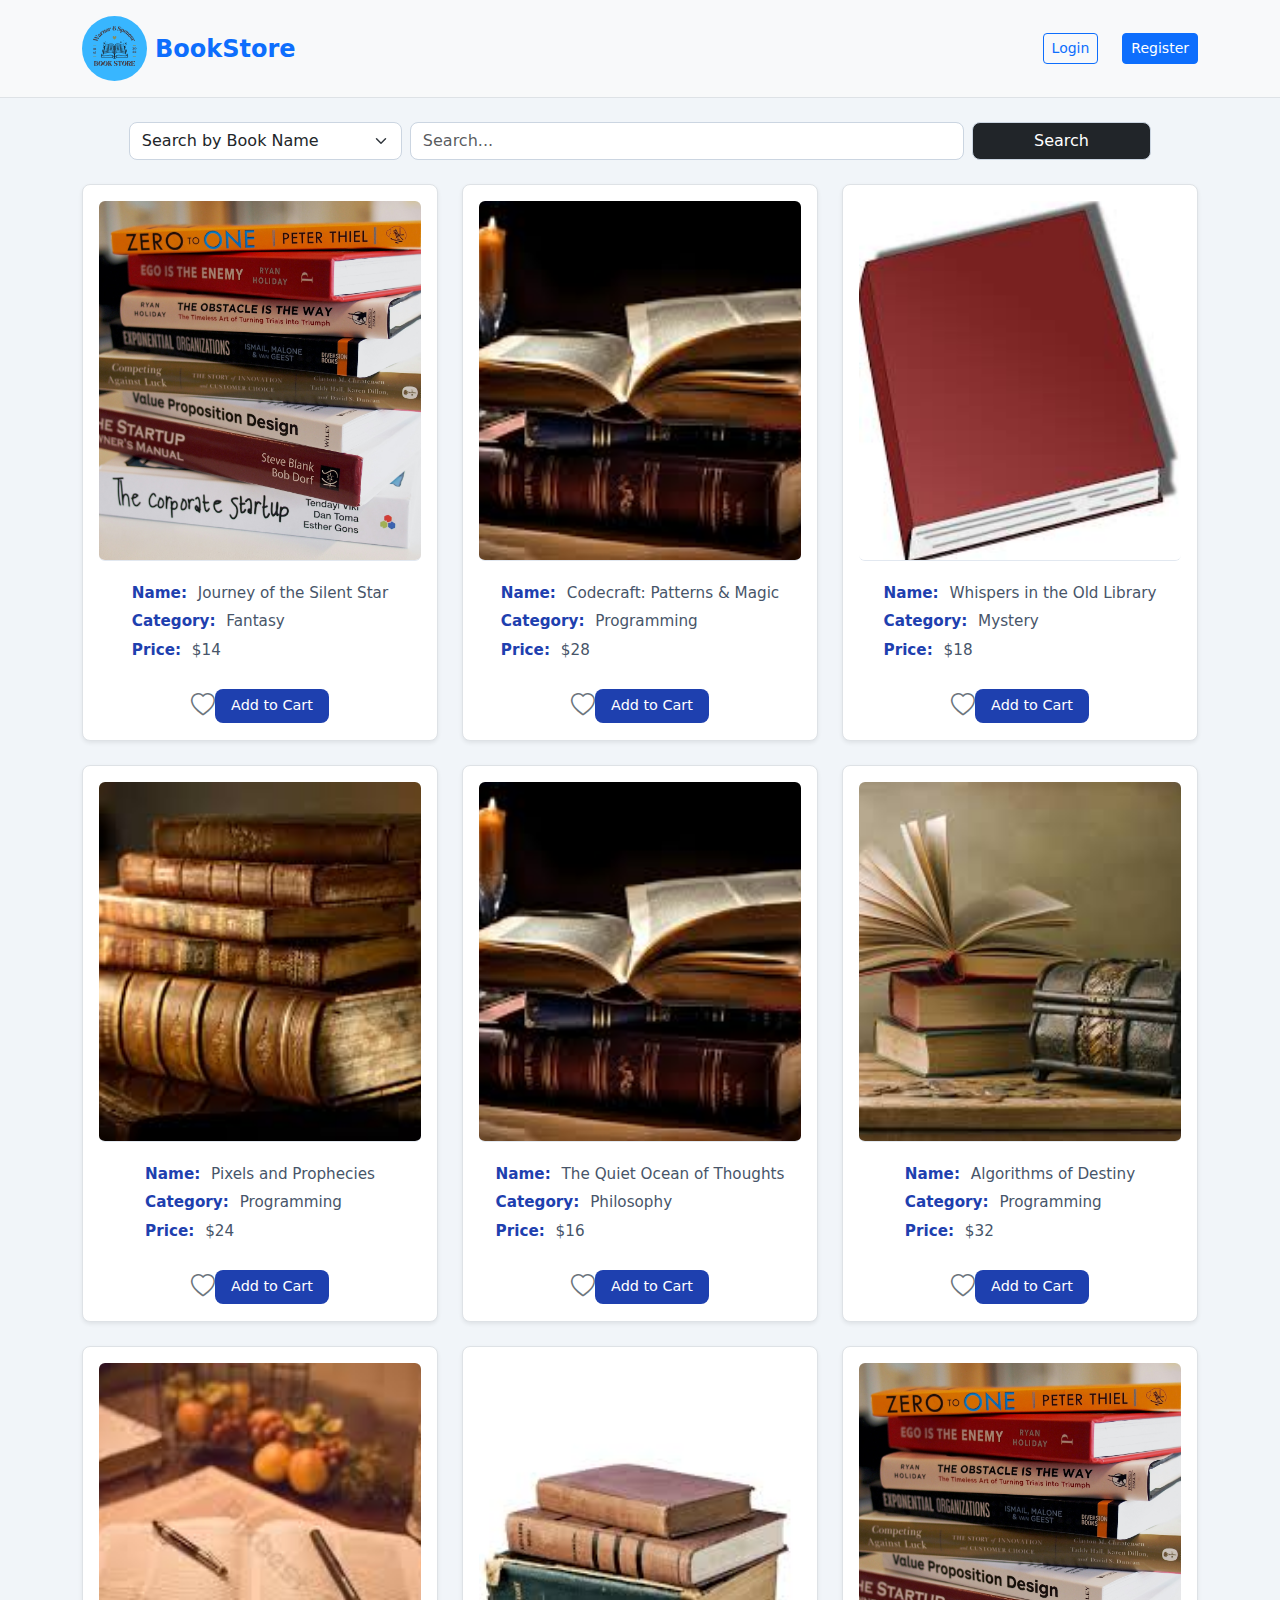
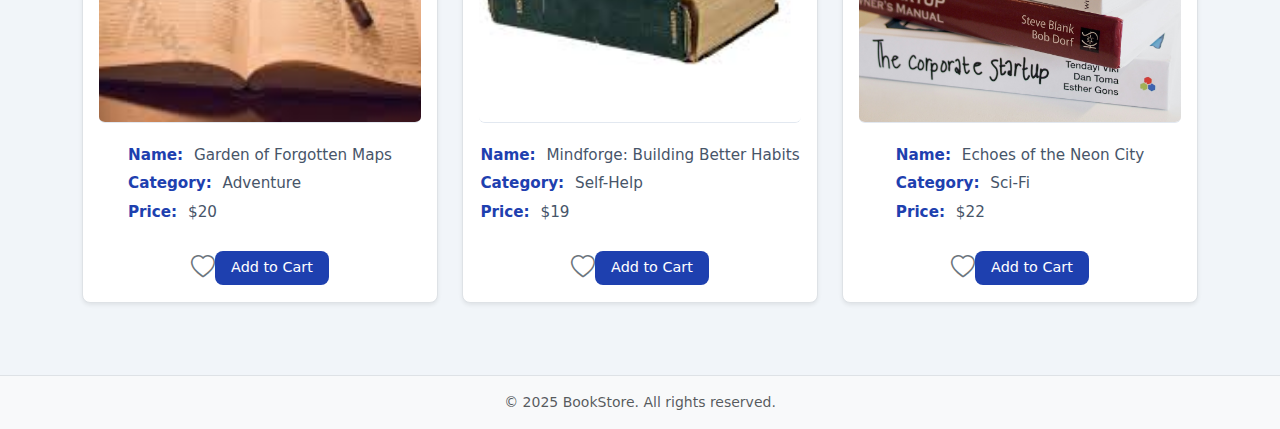
<file: index.html>
<!DOCTYPE html>
<html lang="en">
  <head>
    <meta charset="utf-8" />
    <meta name="viewport" content="width=device-width,initial-scale=1" />
    <title>Book Store</title>
    <!-- Bootstrap CSS -->
    <link
      href="https://cdn.jsdelivr.net/npm/bootstrap@5.3.3/dist/css/bootstrap.min.css"
      rel="stylesheet"
    />
    <link
      rel="stylesheet"
      href="https://cdn.jsdelivr.net/npm/bootstrap-icons@1.11.3/font/bootstrap-icons.css"
    />
    <!-- Custom CSS -->
    <link rel="stylesheet" href="css/style.css" />
  </head>
  <body>
    <!-- Header -->
    <header class="border-bottom bg-light">
      <div
        class="container d-flex align-items-center justify-content-between py-3"
      >
        <div class="logo d-flex align-items-center gap-2">
          <img src="images/logoo.png" alt="BookStore Logo" class="logo-img" />
          <span class="fw-bold fs-4 text-primary">BookStore</span>
        </div>
        <div class="d-flex align-items-center gap-3" id="user-area">
          <a
            href="login.html"
            class="btn btn-outline-primary btn-sm me-2"
            id="loginBtn"
            >Login</a
          >
          <a
            href="register.html"
            class="btn btn-primary btn-sm"
            id="registerBtn"
            >Register</a
          >
        </div>
      </div>
    </header>

    <section class="container my-4">
      <div class="row justify-content-center align-items-center g-2">
        <div class="col-md-3">
          <select id="searchMode" class="form-select">
            <option value="title" selected>Search by Book Name</option>
            <option value="author">Search by Product Name</option>
            <option value="category">Search by Category</option>
          </select>
        </div>
        <div class="col-md-6">
          <input
            id="searchInput"
            type="text"
            class="form-control"
            placeholder="Search..."
          />
        </div>
        <div class="col-md-2">
          <button id="searchBtn" class="btn btn-dark w-100">Search</button>
        </div>
      </div>
    </section>

    <main class="container mb-5">
      <div class="row" id="books-list"></div>
      <div
        id="no-results"
        class="alert alert-warning mt-3"
        style="display: none"
      >
        No books match your search.
      </div>
    </main>

    <div
      id="cart-sidebar"
      class="cart-sidebar bg-white border-start shadow position-fixed top-0 end-0 h-100 p-3"
      style="width: 300px; display: none; z-index: 1050"
    >
      <button id="closeCart" class="close-btn">&times;</button>

      <h5 class="mb-3">Your Cart</h5>
      <ul id="cart-items" class="list-unstyled"></ul>
      <hr />
      <div id="cart-total" class="fw-bold text-end mb-2"></div>
      <button id="viewAllBtn" class="btn btn-dark w-100 mt-3">
        View All Products
      </button>
    </div>

    <footer class="footer bg-light border-top">
      <div class="container py-3 text-center small text-muted">
        © 2025 BookStore. All rights reserved.
      </div>
    </footer>

    <script src="https://cdn.jsdelivr.net/npm/bootstrap@5.3.3/dist/js/bootstrap.bundle.min.js"></script>

    <script src="js/main.js"></script>
  </body>
</html>
</file>
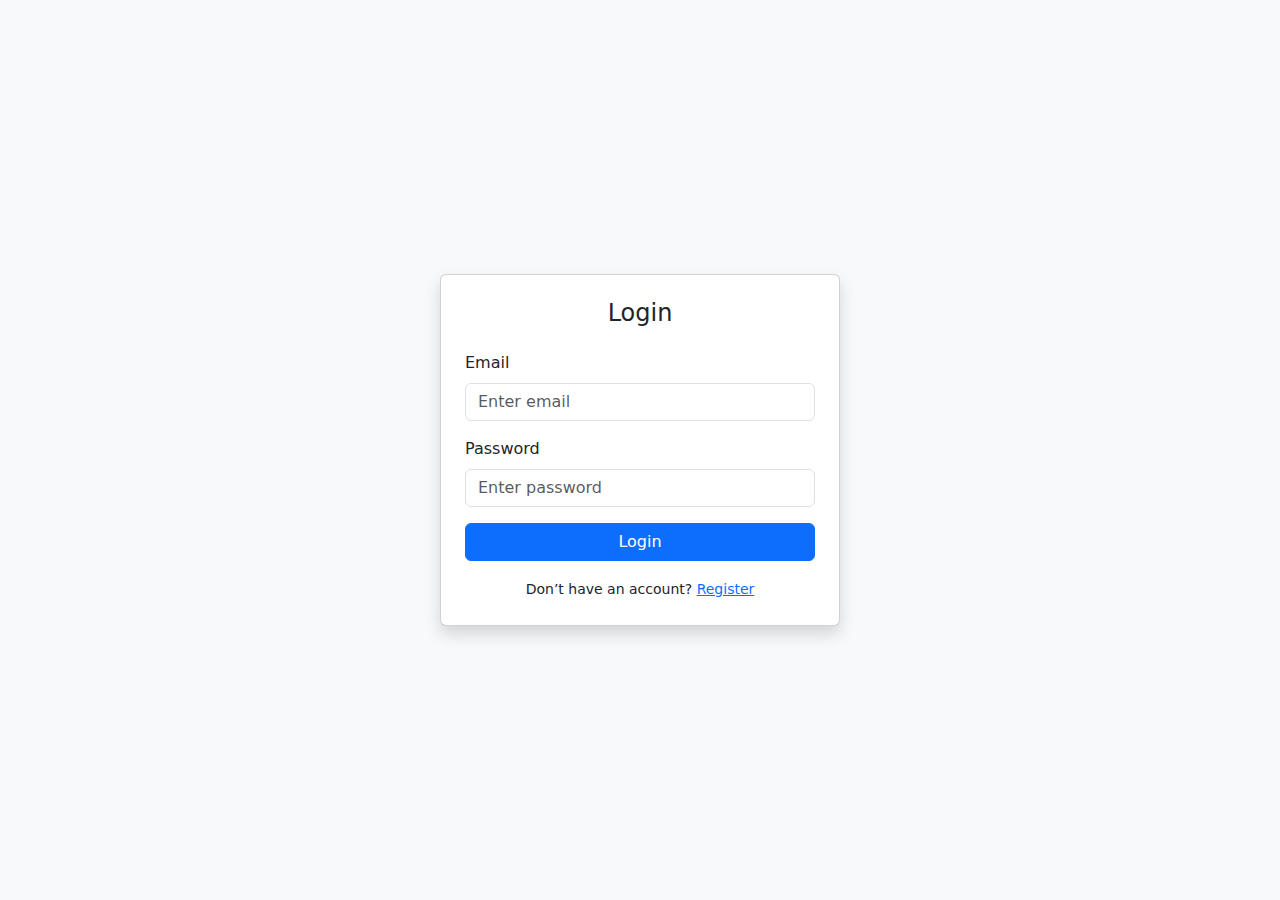
<file: cart.html>
<!DOCTYPE html>
<html lang="en">
  <head>
    <meta charset="UTF-8" />
    <meta name="viewport" content="width=device-width, initial-scale=1.0" />
    <title>Your Cart - BookStore</title>
    <link
      href="https://cdn.jsdelivr.net/npm/bootstrap@5.3.3/dist/css/bootstrap.min.css"
      rel="stylesheet"
    />
    <link
      rel="stylesheet"
      href="https://cdn.jsdelivr.net/npm/bootstrap-icons@1.11.3/font/bootstrap-icons.css"
    />
    <style>
      .fav-title {
        display: inline-block;
        border-bottom: 3px solid #e11d48;
        padding: 2px 8px;
        margin-bottom: 16px;
      }
      .fav-card img {
        height: 220px;
        object-fit: cover;
      }
      .heart-icon {
        cursor: pointer;
        user-select: none;
        transition: transform 0.2s;
      }
      .heart-icon:hover {
        transform: scale(1.08);
      }
    </style>
  </head>
  <body class="bg-light">
    <header class="border-bottom bg-white py-3">
      <div class="container d-flex justify-content-between align-items-center">
        <h4 class="fw-bold text-primary">BookStore</h4>
        <div>
          <span id="userName" class="me-3"></span>
          <button id="logoutBtn" class="btn btn-outline-danger btn-sm">
            Logout
          </button>
        </div>
      </div>
    </header>

    <main class="container py-5">
      <h3 class="text-center mb-4">🛍️ Your Shopping Cart</h3>
      <div id="cart-items" class="row g-4 justify-content-center"></div>
      <h4 class="text-center mt-4">
        Total Price: <span id="totalPrice">$0.00</span>
      </h4>

      <hr class="my-5" />

      <div class="text-center">
        <h5 class="fav-title">Favorite Items</h5>
      </div>
      <div id="fav-items" class="row g-4 justify-content-center"></div>

      <div class="text-center mt-4">
        <a href="index.html" class="btn btn-primary">Back to Home</a>
      </div>
    </main>

    <script>
      let user = JSON.parse(localStorage.getItem("user"));
      const books = JSON.parse(localStorage.getItem("booksData")) || [];

      const cartContainer = document.getElementById("cart-items");
      const favContainer = document.getElementById("fav-items");
      const totalPriceEl = document.getElementById("totalPrice");

      if (!user) {
        window.location.href = "login.html";
      } else {
        if (!user.cart) user.cart = [];
        if (!user.favorites) user.favorites = [];
        document.getElementById("userName").textContent =
          "Hello, " + user.firstName;
      }

      function saveUser() {
        localStorage.setItem("user", JSON.stringify(user));
      }

      function renderCart() {
        if (!user.cart.length) {
          cartContainer.innerHTML =
            "<p class='text-muted text-center'>Your cart is empty.</p>";
          totalPriceEl.textContent = "$0.00";
          return;
        }

        let total = 0;
        cartContainer.innerHTML = "";

        user.cart.forEach((item) => {
          const product = books.find((b) => b.id === item.id);
          if (!product) return;

          const col = document.createElement("div");
          col.className = "col-md-4";
          col.innerHTML = `
            <div class="card shadow-sm p-3 text-center">
              <img src="${product.img}" class="card-img-top rounded mb-3" alt="${product.title}" style="height:260px;object-fit:cover;">
              <h5>${product.title}</h5>
              <p class="text-muted mb-1">Category: ${product.category}</p>
              <p class="fw-bold mb-2">Price: $${product.price}</p>
              <div class="d-flex justify-content-center align-items-center gap-2 mb-3">
                <button class="btn btn-outline-secondary btn-sm qty-btn" data-id="${product.id}" data-action="minus">-</button>
                <span class="fw-bold">${item.quantity}</span>
                <button class="btn btn-outline-secondary btn-sm qty-btn" data-id="${product.id}" data-action="plus">+</button>
              </div>
              <button class="btn btn-danger btn-sm remove-btn" data-id="${product.id}">Remove from Cart</button>
            </div>
          `;
          cartContainer.appendChild(col);
          total += product.price * item.quantity;
        });

        totalPriceEl.textContent = `$${total.toFixed(2)}`;
        saveUser();
      }

      function renderFavorites() {
        favContainer.innerHTML = "";
        if (!user.favorites.length) {
          favContainer.innerHTML =
            "<p class='text-muted text-center'>No favorite items yet.</p>";
          return;
        }

        user.favorites.forEach((fid) => {
          const product = books.find((b) => b.id === fid);
          if (!product) return;

          const col = document.createElement("div");
          col.className = "col-md-3";
          col.innerHTML = `
            <div class="card fav-card shadow-sm p-2">
              <img src="${product.img}" class="card-img-top rounded mb-2" alt="${product.title}">
              <div class="px-2 pb-2 text-center">
                <div class="fw-semibold">${product.title}</div>
                <div class="text-muted small mb-2">Category: ${product.category}</div>
                <div class="d-flex justify-content-center align-items-center gap-3">
                  <button class="btn btn-sm btn-dark add-from-fav" data-id="${product.id}">Add to Cart</button>
                  <i class="bi bi-heart-fill text-danger fs-5 heart-icon toggle-fav" title="Remove from favorites" data-id="${product.id}"></i>
                </div>
              </div>
            </div>
          `;
          favContainer.appendChild(col);
        });
      }

      document.addEventListener("click", (e) => {
        if (e.target.classList.contains("qty-btn")) {
          const id = Number(e.target.dataset.id);
          const action = e.target.dataset.action;
          const item = user.cart.find((i) => i.id === id);
          if (!item) return;
          if (action === "plus") item.quantity++;
          if (action === "minus" && item.quantity > 1) item.quantity--;
          saveUser();
          renderCart();
        }

        if (e.target.classList.contains("remove-btn")) {
          const id = Number(e.target.dataset.id);
          user.cart = user.cart.filter((i) => i.id !== id);
          saveUser();
          renderCart();
        }

        if (e.target.classList.contains("add-from-fav")) {
          const id = Number(e.target.dataset.id);
          const inCart = user.cart.find((i) => i.id === id);
          if (inCart) inCart.quantity++;
          else user.cart.push({ id, quantity: 1 });
          saveUser();
          renderCart();
        }

        if (e.target.classList.contains("toggle-fav")) {
          const id = Number(e.target.dataset.id);
          const idx = user.favorites.indexOf(id);
          if (idx > -1) user.favorites.splice(idx, 1);
          else user.favorites.push(id);
          saveUser();
          renderFavorites();
        }

        if (e.target.id === "logoutBtn") {
          localStorage.removeItem("user");
          window.location.href = "login.html";
        }
      });

      renderCart();
      renderFavorites();
    </script>
  </body>
</html>
</file>
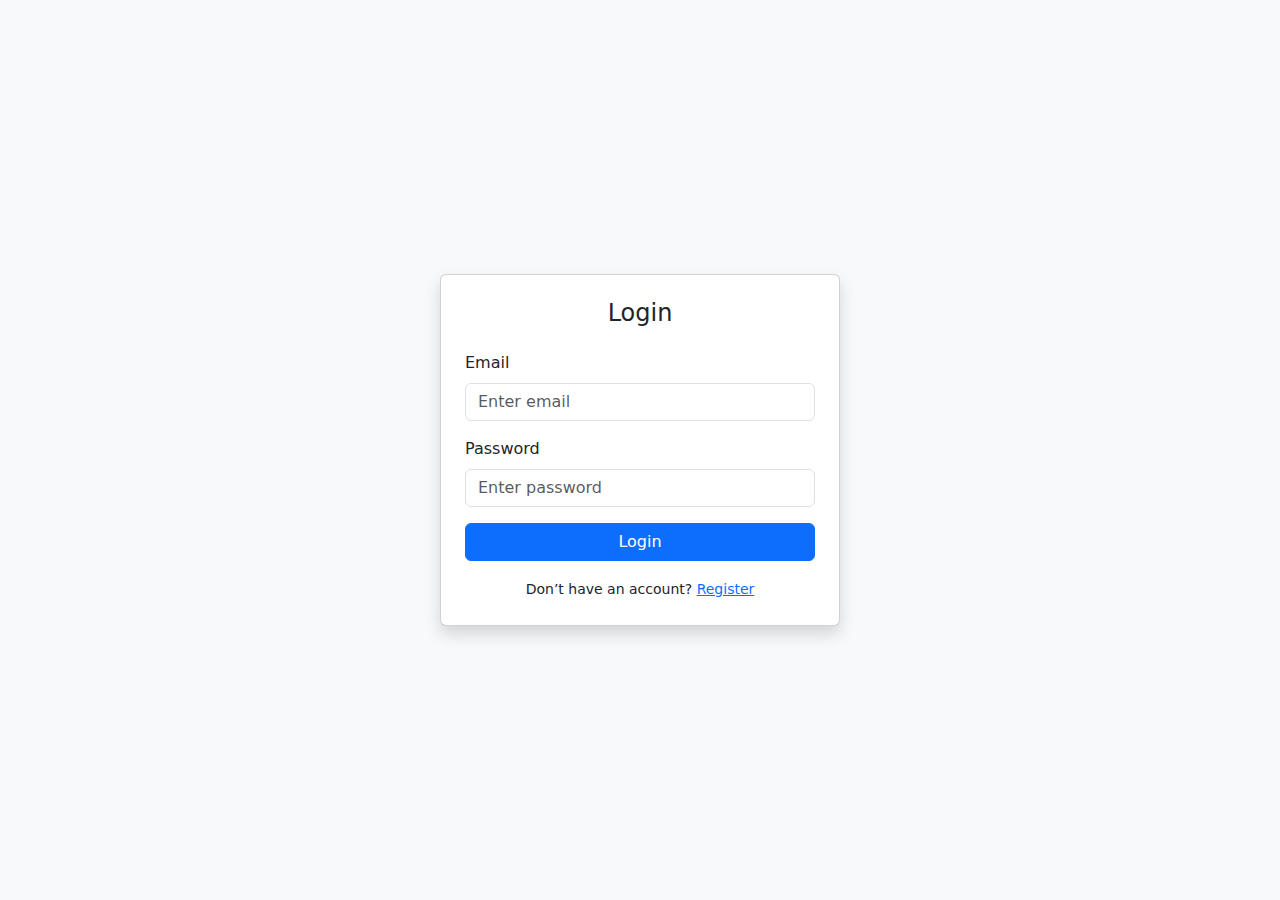
<file: login.html>
<!DOCTYPE html>
<html lang="en">
  <head>
    <meta charset="UTF-8" />
    <meta name="viewport" content="width=device-width, initial-scale=1.0" />
    <title>Login</title>

    <link
      href="https://cdn.jsdelivr.net/npm/bootstrap@5.3.3/dist/css/bootstrap.min.css"
      rel="stylesheet"
    />
  </head>

  <body
    class="bg-light d-flex justify-content-center align-items-center vh-100"
  >
    <div class="card shadow p-4" style="width: 400px">
      <h4 class="text-center mb-4">Login</h4>

      <form id="loginForm">
        <div class="mb-3">
          <label for="email" class="form-label">Email</label>
          <input
            type="email"
            id="email"
            class="form-control"
            placeholder="Enter email"
            required
          />
        </div>

        <div class="mb-3">
          <label for="password" class="form-label">Password</label>
          <input
            type="password"
            id="password"
            class="form-control"
            placeholder="Enter password"
            required
          />
        </div>

        <button type="submit" class="btn btn-primary w-100">Login</button>

        <div class="text-center mt-3">
          <small
            >Don’t have an account? <a href="register.html">Register</a></small
          >
        </div>
      </form>
    </div>

    <script>
      function showAlert(message, type = "success", callback) {
        const alertDiv = document.createElement("div");
        alertDiv.className =
          "alert alert-" +
          type +
          " position-fixed top-0 start-50 translate-middle-x w-50 text-center";
        alertDiv.style.zIndex = "2000";

        alertDiv.innerHTML = `
          <strong>${message}</strong>
          <button class="btn btn-sm btn-light ms-2" id="okBtn">OK</button>
        `;

        document.body.appendChild(alertDiv);

        document.getElementById("okBtn").addEventListener("click", () => {
          alertDiv.remove();
          if (callback) callback();
        });
      }

      document.getElementById("loginForm").addEventListener("submit", (e) => {
        e.preventDefault();

        const email = document.getElementById("email").value.trim();
        const password = document.getElementById("password").value.trim();

        const registeredUser = JSON.parse(
          localStorage.getItem("registeredUser")
        );

        if (!registeredUser) {
          showAlert("No account found! Please register first.", "danger");
          return;
        }

        if (
          email === registeredUser.email &&
          password === registeredUser.password
        ) {
          localStorage.setItem("user", JSON.stringify(registeredUser));

          showAlert("✅ Logged in successfully!", "success", () => {
            window.location.href = "index.html";
          });
        } else {
          showAlert("❌ Incorrect email or password!", "danger");
        }
      });
    </script>
  </body>
</html>
</file>
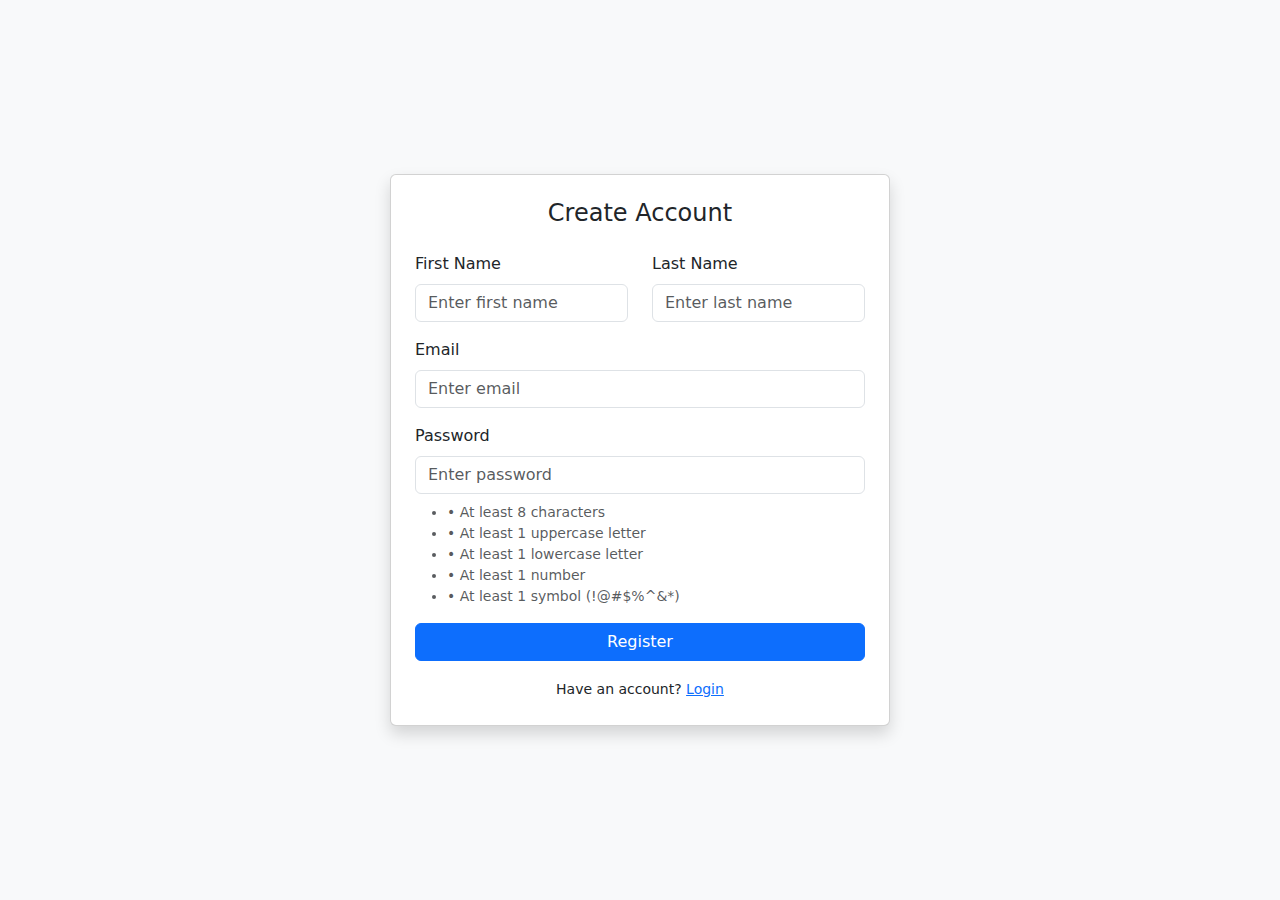
<file: register.html>
<!DOCTYPE html>
<html lang="en">
  <head>
    <meta charset="UTF-8" />
    <meta name="viewport" content="width=device-width, initial-scale=1.0" />
    <title>Register</title>
    <link
      href="https://cdn.jsdelivr.net/npm/bootstrap@5.3.3/dist/css/bootstrap.min.css"
      rel="stylesheet"
    />
  </head>

  <body
    class="bg-light d-flex justify-content-center align-items-center vh-100"
  >
    <div class="card shadow p-4" style="width: 500px">
      <h4 class="text-center mb-4">Create Account</h4>

      <form id="registerForm">
        <div class="row">
          <div class="col-md-6 mb-3">
            <label for="firstName" class="form-label">First Name</label>
            <input
              type="text"
              id="firstName"
              class="form-control"
              placeholder="Enter first name"
              required
            />
          </div>

          <div class="col-md-6 mb-3">
            <label for="lastName" class="form-label">Last Name</label>
            <input
              type="text"
              id="lastName"
              class="form-control"
              placeholder="Enter last name"
              required
            />
          </div>
        </div>

        <div class="mb-3">
          <label for="email" class="form-label">Email</label>
          <input
            type="email"
            id="email"
            class="form-control"
            placeholder="Enter email"
            required
            pattern="^[a-zA-Z0-9._%+-]+@[a-zA-Z0-9.-]+\.[a-zA-Z]{2,}$"
          />
        </div>

        <div class="mb-3">
          <label for="password" class="form-label">Password</label>
          <input
            type="password"
            id="password"
            class="form-control"
            placeholder="Enter password"
            required
          />

          <ul id="passwordRules" class="small mt-2 text-muted">
            <li id="rule-length">• At least 8 characters</li>
            <li id="rule-upper">• At least 1 uppercase letter</li>
            <li id="rule-lower">• At least 1 lowercase letter</li>
            <li id="rule-number">• At least 1 number</li>
            <li id="rule-symbol">• At least 1 symbol (!@#$%^&*)</li>
          </ul>
        </div>

        <button type="submit" class="btn btn-primary w-100">Register</button>

        <div class="text-center mt-3">
          <small>Have an account? <a href="login.html">Login</a></small>
        </div>
      </form>
    </div>

    <script>
      function showAlert(message, callback) {
        const alertDiv = document.createElement("div");
        alertDiv.className =
          "alert alert-success position-fixed top-0 start-50 translate-middle-x w-50 text-center";
        alertDiv.style.zIndex = "2000";
        alertDiv.innerHTML = `
          <strong>${message}</strong>
          <button class="btn btn-sm btn-light ms-2" id="okBtn">OK</button>
        `;

        document.body.appendChild(alertDiv);

        document.getElementById("okBtn").addEventListener("click", () => {
          alertDiv.remove();
          if (callback) callback();
        });
      }

      const passwordInput = document.getElementById("password");

      passwordInput.addEventListener("input", () => {
        const pass = passwordInput.value;

        document.getElementById("rule-length").style.color =
          pass.length >= 8 ? "green" : "red";

        document.getElementById("rule-upper").style.color = /[A-Z]/.test(pass)
          ? "green"
          : "red";

        document.getElementById("rule-lower").style.color = /[a-z]/.test(pass)
          ? "green"
          : "red";

        document.getElementById("rule-number").style.color = /[0-9]/.test(pass)
          ? "green"
          : "red";

        document.getElementById("rule-symbol").style.color = /[!@#$%^&*]/.test(
          pass
        )
          ? "green"
          : "red";
      });

      document
        .getElementById("registerForm")
        .addEventListener("submit", (e) => {
          e.preventDefault();

          const firstName = document.getElementById("firstName").value.trim();
          const lastName = document.getElementById("lastName").value.trim();
          const email = document.getElementById("email").value.trim();
          const password = document.getElementById("password").value.trim();

          if (!firstName || !lastName || !email || !password) {
            alert("❌ Please fill all fields!");
            return;
          }

          const existingUser = JSON.parse(
            localStorage.getItem("registeredUser")
          );

          if (existingUser && existingUser.email === email) {
            alert("⚠️ This email is already registered!");
            return;
          }

          const user = {
            firstName,
            lastName,
            email,
            password,
            cart: [],
          };

          localStorage.setItem("registeredUser", JSON.stringify(user));

          showAlert("✅ Your account has been created successfully!", () => {
            window.location.href = "login.html";
          });
        });
    </script>
  </body>
</html>
</file>
<file: css/style.css>
:root {
  --primary: #1e40af;
  --accent: #3b82f6;
  --muted: #475569;
  --card-bg: #ffffff;
  --page-bg: #f1f5f9;
}

/* Reset */
* {
  box-sizing: border-box;
}
body {
  margin: 0;
  font-family: Inter, system-ui, "Segoe UI", Roboto, Arial, sans-serif;
  background: var(--page-bg);
  color: #111827;
}

/* Header */
header .logo {
  color: var(--primary);
}

/* Logo */
.logo {
  display: flex;
  align-items: center;
  text-decoration: none;
}
.logo-img {
  width: 65px;
  height: 65px;
  object-fit: contain;
  transition: transform 0.3s ease;
  border-radius: 50%;
}
.logo-img:hover {
  transform: scale(1.08);
}

/* Search inputs */
section.container .form-select,
section.container .form-control,
section.container .btn {
  border-radius: 8px;
  border: 1px solid #cbd5e1;
}

/* Book card */
.book-card {
  border: 0;
  border-radius: 12px;
  overflow: hidden;
  transition: transform 0.28s cubic-bezier(0.2, 0.9, 0.3, 1), box-shadow 0.28s;
  box-shadow: 0 6px 18px rgba(15, 23, 42, 0.06);
  background: var(--card-bg);
  display: flex;
  flex-direction: column;
  align-items: center;
  text-align: center;
}

.book-card img {
  width: 100%;
  height: 360px;
  object-fit: cover;
  display: block;
  border-bottom: 1px solid #e2e8f0;
}

.book-card .card-body {
  padding: 18px 16px;
  display: flex;
  flex-direction: column;
  align-items: center;
}

.book-card .title {
  font-size: 1.05rem;
  font-weight: 700;
  color: #0f172a;
  margin-bottom: 10px;
  text-align: center;
}

.info {
  font-size: 0.95rem;
  color: var(--muted);
  margin-bottom: 14px;
  line-height: 1.6;
  text-align: center;
}
.info p {
  margin: 4px 0;
}
.info strong {
  color: var(--primary);
  font-weight: 600;
  margin-right: 6px;
}

.action-row {
  display: flex;
  align-items: center;
  justify-content: center;
  gap: 10px;
  margin-top: 10px;
}

.heart-icon {
  cursor: pointer;
  user-select: none;
  font-size: 1.6rem;
  color: #9ca3af;
  transition: color 0.3s, transform 0.2s;
  order: 1;
}
.heart-icon:hover {
  transform: scale(1.1);
  color: #ef4444;
}
.heart-icon.text-danger {
  color: #ef4444 !important;
}

.add-to-cart.btn-primary {
  background: var(--primary);
  color: #fff;
}

.add-to-cart.btn-primary:hover {
  background: var(--accent);
}

.add-to-cart.btn-danger {
  background: #ef4444;
  color: #fff;
}

.add-to-cart.btn-danger:hover {
  background: #dc2626;
}

.add-to-cart {
  background: var(--primary);
  border: none;
  color: #fff;
  font-size: 0.9rem;
  padding: 6px 16px;
  border-radius: 8px;
  transition: background 0.3s;
  order: 2;
}
.add-to-cart:hover {
  background: var(--accent);
}

.book-card:hover {
  transform: translateY(-8px) scale(1.02);
  box-shadow: 0 20px 50px rgba(15, 23, 42, 0.14);
}

@media (max-width: 768px) {
  .book-card img {
    height: 300px;
  }
}

.highlight {
  background: linear-gradient(90deg, #fff59d33, #ffd54f33);
  padding: 2px 4px;
  border-radius: 4px;
}

.footer {
  color: var(--muted);
}

.cart-item {
  background: #f8fafc;
  border-radius: 8px;
  padding: 8px 10px;
}

.qty-btn {
  width: 28px;
  height: 28px;
  text-align: center;
  line-height: 1;
  font-size: 16px;
}
.close-btn {
  position: absolute;
  top: 10px;
  right: 10px;
  border: none;
  background: none;
  font-size: 24px;
  cursor: pointer;
  color: #333;
}
.close-btn:hover {
  color: #ef4444;
}
</file>
